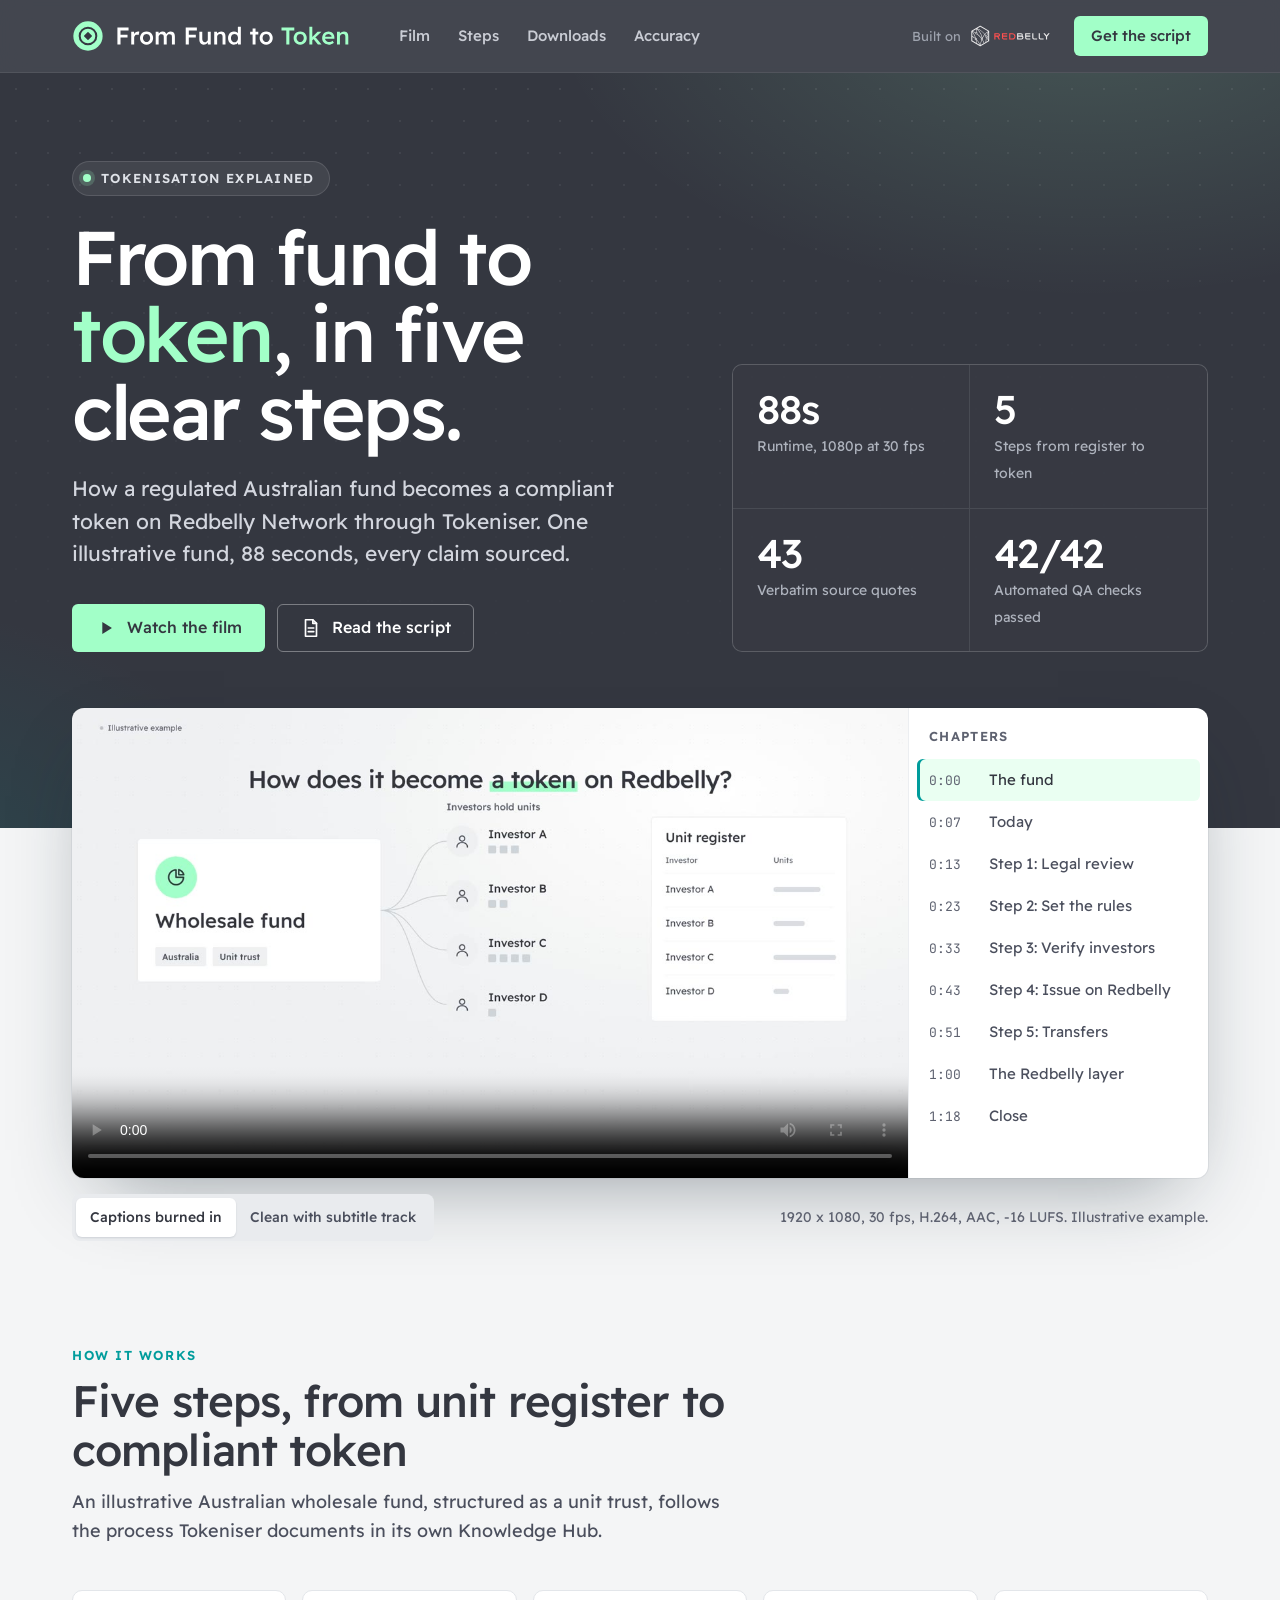
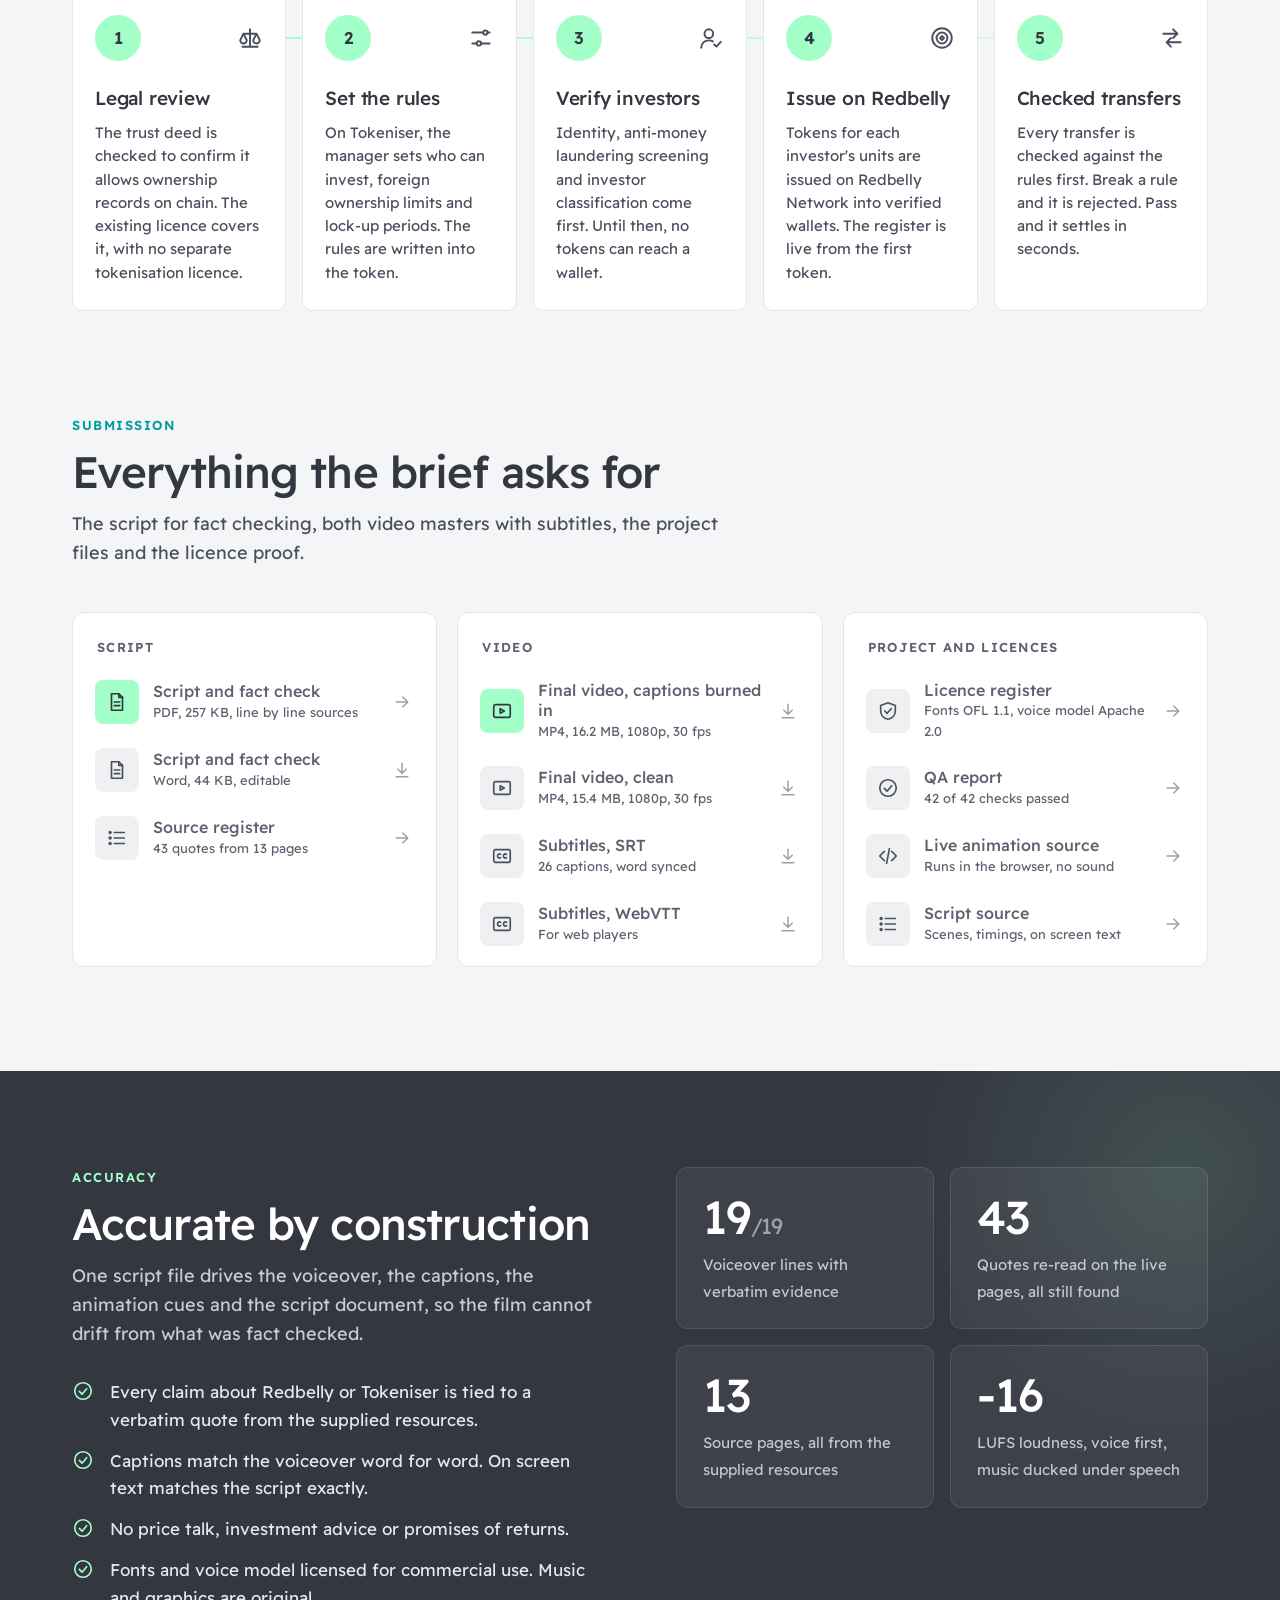
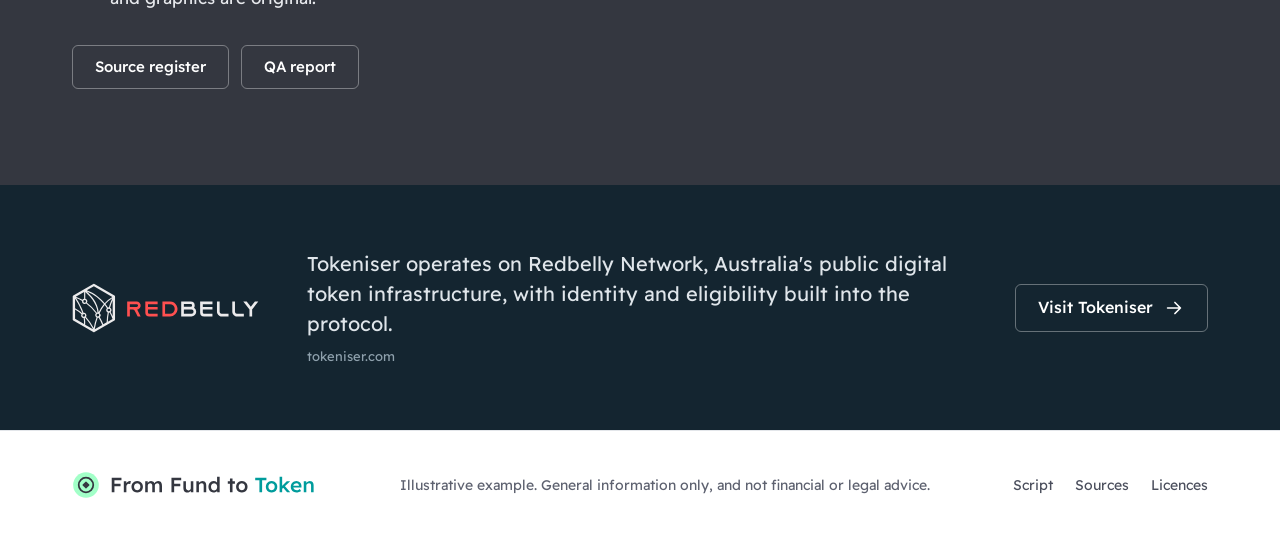
<file: index.html>
<!doctype html>
<html lang="en">
<head>
  <meta charset="utf-8">
  <meta name="viewport" content="width=device-width, initial-scale=1">
  <title>From Fund to Token | Tokenisation on Redbelly through Tokeniser</title>
  <meta name="description" content="An 88 second explainer: how a regulated fund becomes a compliant token on Redbelly Network through Tokeniser, in five steps.">
  <meta name="theme-color" content="#343740">
  <meta property="og:title" content="From Fund to Token">
  <meta property="og:description" content="How a regulated fund becomes a compliant token on Redbelly Network through Tokeniser, in five steps.">
  <meta property="og:image" content="web/poster.jpg">
  <link rel="icon" href="web/mark.svg" type="image/svg+xml">
  <link rel="stylesheet" href="brand/tokens.css">
  <style>
    *, *::before, *::after { box-sizing: border-box; }
    html { -webkit-text-size-adjust: 100%; scroll-behavior: smooth; scroll-padding-top: 88px; }
    body {
      margin: 0; background: #f4f5f6; color: var(--tk-ink);
      font-family: var(--font-sans); font-size: 17px; line-height: 1.6;
      -webkit-font-smoothing: antialiased; text-rendering: optimizeLegibility;
    }
    img, svg, video { display: block; }
    a { color: inherit; text-decoration: none; }
    .wrap { width: 100%; max-width: 1200px; margin: 0 auto; padding: 0 32px; }
    .ic { width: 22px; height: 22px; fill: none; stroke: currentColor; stroke-width: 1.8; stroke-linecap: round; stroke-linejoin: round; flex: none; }

    /* Navigation */
    .nav { position: sticky; top: 0; z-index: 20; background: rgba(52, 55, 64, 0.92); backdrop-filter: blur(14px); -webkit-backdrop-filter: blur(14px); border-bottom: 1px solid rgba(255, 255, 255, 0.08); }
    .nav .wrap { height: 72px; display: flex; align-items: center; gap: 32px; }
    .brand img { height: 32px; width: auto; }
    .links { display: flex; gap: 28px; margin-left: 16px; }
    .links a { color: #c9ccd4; font-size: 15px; font-weight: 500; }
    .links a:hover { color: #ffffff; }
    .nav-right { margin-left: auto; display: flex; align-items: center; gap: 24px; }
    .built { display: flex; align-items: center; gap: 10px; color: #9ea3ae; font-size: 13px; }
    .built img { height: 22px; width: auto; }

    .btn {
      display: inline-flex; align-items: center; gap: 10px; height: 48px; padding: 0 22px;
      border-radius: 6px; font-size: 16px; font-weight: 500; border: 1px solid transparent; cursor: pointer;
      font-family: inherit; white-space: nowrap; transition: background 0.15s, border-color 0.15s, color 0.15s;
    }
    .btn-mint { background: var(--tk-mint); color: var(--tk-ink); }
    .btn-mint:hover { background: #8df0b5; }
    .btn-line { border-color: rgba(255, 255, 255, 0.35); color: #ffffff; }
    .btn-line:hover { border-color: #ffffff; }
    .btn-sm { height: 40px; padding: 0 16px; font-size: 15px; }
    .btn-ghost { border-color: #d6dae0; color: var(--tk-ink); background: #ffffff; }
    .btn-ghost:hover { border-color: var(--tk-ink); }

    /* Hero */
    .hero {
      position: relative; overflow: hidden; color: #ffffff;
      background:
        radial-gradient(900px 500px at 85% -10%, rgba(162, 255, 200, 0.16), transparent 60%),
        radial-gradient(700px 500px at -10% 110%, rgba(0, 156, 156, 0.18), transparent 60%),
        var(--tk-ink);
    }
    .hero::before {
      content: ""; position: absolute; inset: 0; pointer-events: none;
      background-image: radial-gradient(circle, rgba(255, 255, 255, 0.07) 1.2px, transparent 1.5px);
      background-size: 32px 32px;
      mask-image: linear-gradient(180deg, #000 0%, transparent 85%);
      -webkit-mask-image: linear-gradient(180deg, #000 0%, transparent 85%);
    }
    .hero .wrap { position: relative; padding-top: 88px; padding-bottom: 176px; display: grid; grid-template-columns: 1.25fr 1fr; gap: 64px; align-items: end; }
    .pill { display: inline-flex; align-items: center; gap: 10px; padding: 6px 14px 6px 10px; border-radius: 999px; background: rgba(255, 255, 255, 0.07); border: 1px solid rgba(255, 255, 255, 0.12); font-size: 13px; font-weight: 600; letter-spacing: 0.1em; text-transform: uppercase; color: #dfe2e8; }
    .pill i { width: 8px; height: 8px; border-radius: 4px; background: var(--tk-mint); box-shadow: 0 0 0 4px rgba(162, 255, 200, 0.18); }
    h1 { font-size: clamp(42px, 6.2vw, 76px); font-weight: 500; letter-spacing: -0.03em; line-height: 1.02; margin: 22px 0 22px; }
    h1 em { font-style: normal; color: var(--tk-mint); }
    .lede { font-size: clamp(18px, 1.8vw, 21px); line-height: 1.55; color: #d3d6de; max-width: 600px; margin: 0 0 34px; }
    .cta { display: flex; flex-wrap: wrap; gap: 12px; }
    .stats { display: grid; grid-template-columns: 1fr 1fr; gap: 1px; background: rgba(255, 255, 255, 0.1); border: 1px solid rgba(255, 255, 255, 0.1); border-radius: 10px; overflow: hidden; }
    .stat { background: rgba(52, 55, 64, 0.85); padding: 22px 24px; }
    .stat b { display: block; font-size: 40px; font-weight: 500; letter-spacing: -0.02em; line-height: 1.1; }
    .stat span { font-size: 14px; color: #aeb3bd; }

    /* Film */
    .film { margin-top: -120px; position: relative; z-index: 2; }
    .film-card { display: grid; grid-template-columns: 1fr 300px; background: #ffffff; border-radius: 12px; overflow: hidden; box-shadow: 0 30px 80px -30px rgba(20, 37, 48, 0.45), 0 0 0 1px rgba(20, 37, 48, 0.06); }
    .screen { background: #0f1115; aspect-ratio: 16 / 9; }
    .screen video { width: 100%; height: 100%; object-fit: contain; background: #0f1115; }
    .chapters { border-left: 1px solid #eceef1; display: flex; flex-direction: column; min-height: 0; }
    .chapters h3 { margin: 0; padding: 18px 20px 12px; font-size: 13px; font-weight: 600; letter-spacing: 0.1em; text-transform: uppercase; color: var(--tk-muted); }
    .chapters ol { list-style: none; margin: 0; padding: 0 8px 8px; overflow: auto; }
    .chapters button {
      width: 100%; display: grid; grid-template-columns: 52px 1fr; gap: 8px; align-items: baseline; text-align: left;
      padding: 9px 12px; border: 0; border-radius: 6px; background: transparent; cursor: pointer;
      font: inherit; font-size: 15px; color: var(--tk-ink-2);
    }
    .chapters button:hover { background: #f4f5f6; }
    .chapters button.on { background: #eafff2; color: var(--tk-ink); box-shadow: inset 3px 0 0 var(--tk-teal); }
    .chapters time { font-family: var(--font-mono); font-size: 13px; color: var(--tk-muted); }
    .film-bar { display: flex; flex-wrap: wrap; align-items: center; justify-content: space-between; gap: 14px; margin-top: 16px; }
    .seg { display: inline-flex; padding: 4px; background: #e9ebee; border-radius: 8px; }
    .seg button { font: inherit; font-size: 14px; font-weight: 500; padding: 8px 14px; border: 0; border-radius: 6px; background: transparent; color: var(--tk-ink-2); cursor: pointer; }
    .seg button[aria-pressed="true"] { background: #ffffff; color: var(--tk-ink); box-shadow: 0 1px 2px rgba(20, 37, 48, 0.12); }
    .spec { font-size: 14px; color: var(--tk-muted); }

    /* Sections */
    section { padding: 104px 0 0; }
    .eyebrow { font-size: 13px; font-weight: 600; letter-spacing: 0.12em; text-transform: uppercase; color: var(--tk-teal); margin: 0 0 12px; }
    h2 { font-size: clamp(30px, 3.6vw, 44px); font-weight: 500; letter-spacing: -0.02em; line-height: 1.1; margin: 0 0 14px; max-width: 760px; }
    .intro { color: var(--tk-ink-2); font-size: 18px; max-width: 680px; margin: 0 0 44px; }

    /* Steps */
    .steps { list-style: none; margin: 0; padding: 0; display: grid; grid-template-columns: repeat(5, 1fr); gap: 16px; position: relative; counter-reset: s; }
    .steps::before { content: ""; position: absolute; left: 10%; right: 10%; top: 47px; height: 2px; background: linear-gradient(90deg, var(--tk-mint), #d7f7e5); }
    .step { position: relative; background: #ffffff; border: 1px solid #e3e6ea; border-radius: 10px; padding: 24px 22px 26px; }
    .step .top { display: flex; align-items: center; justify-content: space-between; margin-bottom: 22px; }
    .step .n { width: 46px; height: 46px; border-radius: 23px; background: var(--tk-mint); color: var(--tk-ink); display: flex; align-items: center; justify-content: center; font-weight: 600; font-size: 17px; box-shadow: 0 0 0 6px #ffffff; }
    .step .top .ic { color: var(--tk-ink-2); width: 26px; height: 26px; }
    .step h3 { font-size: 19px; font-weight: 500; margin: 0 0 8px; letter-spacing: -0.01em; }
    .step p { margin: 0; font-size: 15px; line-height: 1.55; color: var(--tk-ink-2); }

    /* Downloads */
    .groups { display: grid; grid-template-columns: repeat(3, 1fr); gap: 20px; }
    .group { background: #ffffff; border: 1px solid #e3e6ea; border-radius: 12px; padding: 8px; }
    .group h3 { margin: 0; padding: 16px 16px 10px; font-size: 13px; font-weight: 600; letter-spacing: 0.1em; text-transform: uppercase; color: var(--tk-muted); }
    .file { display: grid; grid-template-columns: 44px 1fr 22px; gap: 14px; align-items: center; padding: 12px 14px; border-radius: 8px; }
    .file:hover { background: #f4f5f6; }
    .file .tile { width: 44px; height: 44px; border-radius: 8px; background: #eef0f2; display: flex; align-items: center; justify-content: center; color: var(--tk-ink-2); }
    .file.primary .tile { background: var(--tk-mint); color: var(--tk-ink); }
    .file b { display: block; font-weight: 500; font-size: 16px; line-height: 1.3; }
    .file span { font-size: 13px; color: var(--tk-muted); }
    .file .go { color: #9aa0aa; width: 20px; height: 20px; }
    .file:hover .go { color: var(--tk-ink); }

    /* Accuracy */
    .accuracy { margin-top: 104px; background: var(--tk-ink); color: #ffffff; position: relative; overflow: hidden; }
    .accuracy::after { content: ""; position: absolute; right: -200px; top: -200px; width: 600px; height: 600px; border-radius: 50%; background: radial-gradient(circle, rgba(162, 255, 200, 0.12), transparent 65%); pointer-events: none; }
    .accuracy .wrap { position: relative; z-index: 1; padding-top: 96px; padding-bottom: 96px; display: grid; grid-template-columns: 1fr 1fr; gap: 72px; align-items: start; }
    .accuracy .eyebrow { color: var(--tk-mint); }
    .accuracy .intro { color: #c9ccd4; margin-bottom: 30px; }
    .checklist { list-style: none; margin: 0 0 34px; padding: 0; display: grid; gap: 14px; }
    .checklist li { display: grid; grid-template-columns: 26px 1fr; gap: 12px; color: #e6e8ec; }
    .checklist .ic { color: var(--tk-mint); width: 22px; height: 22px; margin-top: 2px; }
    .tiles { display: grid; grid-template-columns: 1fr 1fr; gap: 16px; }
    .tile-stat { background: rgba(255, 255, 255, 0.05); border: 1px solid rgba(255, 255, 255, 0.1); border-radius: 12px; padding: 26px 26px 24px; }
    .tile-stat b { display: block; font-size: 46px; font-weight: 500; letter-spacing: -0.02em; line-height: 1; margin-bottom: 10px; }
    .tile-stat b small { font-size: 22px; color: #9ea3ae; font-weight: 400; }
    .tile-stat span { color: #c3c7cf; font-size: 15px; }
    .accuracy .cta .btn-line { height: 44px; font-size: 15px; }

    /* Redbelly band */
    .rb { background: var(--rb-navy); color: #f1f5f8; }
    .rb .wrap { padding-top: 64px; padding-bottom: 64px; display: grid; grid-template-columns: auto 1fr auto; gap: 48px; align-items: center; }
    .rb img { height: 52px; width: auto; }
    .rb blockquote { margin: 0; font-size: 20px; line-height: 1.5; color: #dfe5ea; max-width: 640px; }
    .rb cite { display: block; margin-top: 8px; font-style: normal; font-size: 13px; color: #8fa1ad; }

    /* Footer */
    footer { background: #ffffff; border-top: 1px solid #e3e6ea; }
    footer .wrap { padding-top: 40px; padding-bottom: 40px; display: flex; flex-wrap: wrap; align-items: center; justify-content: space-between; gap: 20px 40px; }
    footer img { height: 28px; width: auto; }
    footer p { margin: 0; font-size: 14px; color: var(--tk-muted); max-width: 560px; }
    footer nav { display: flex; gap: 22px; font-size: 14px; color: var(--tk-ink-2); }
    footer nav a:hover { color: var(--tk-ink); }

    /* Reveal on scroll, only when JavaScript runs and motion is welcome */
    @media (prefers-reduced-motion: no-preference) {
      .js .reveal { opacity: 0; transform: translateY(18px); transition: opacity 0.6s ease, transform 0.6s ease; }
      .js .reveal.in { opacity: 1; transform: none; }
    }

    /* Responsive */
    @media (max-width: 1080px) {
      .links { display: none; }
      .hero .wrap { grid-template-columns: 1fr; gap: 40px; padding-bottom: 160px; }
      .film-card { grid-template-columns: 1fr; }
      .chapters { border-left: 0; border-top: 1px solid #eceef1; }
      .chapters ol { display: grid; grid-template-columns: repeat(auto-fill, minmax(220px, 1fr)); }
      .steps { grid-template-columns: repeat(2, 1fr); }
      .steps::before { display: none; }
      .groups { grid-template-columns: 1fr; }
      .accuracy .wrap { grid-template-columns: 1fr; gap: 44px; }
      .rb .wrap { grid-template-columns: 1fr; gap: 24px; }
    }
    @media (max-width: 640px) {
      .wrap { padding: 0 18px; }
      .nav .wrap { height: 64px; gap: 12px; }
      .brand img { height: 26px; }
      .built { display: none; }
      .nav .btn-sm { height: 36px; padding: 0 12px; font-size: 14px; }
      .hero .wrap { padding-top: 56px; padding-bottom: 120px; }
      .stat { padding: 18px; }
      .stat b { font-size: 32px; }
      .film { margin-top: -84px; }
      .film-card { border-radius: 10px; }
      .steps { grid-template-columns: 1fr; }
      section { padding-top: 76px; }
      .accuracy { margin-top: 76px; }
      .accuracy .wrap { padding-top: 72px; padding-bottom: 72px; }
      .tile-stat { padding: 20px; }
      .tile-stat b { font-size: 36px; }
    }
    @media (max-width: 400px) {
      .brand img { height: 22px; }
      .cta .btn { flex: 1 1 100%; justify-content: center; }
    }
  </style>
  <script>document.documentElement.classList.add('js');</script>
</head>
<body>
  <svg width="0" height="0" style="position:absolute" aria-hidden="true">
    <symbol id="i-play" viewBox="0 0 24 24"><path d="M8 5.5v13l10.5-6.5z"/></symbol>
    <symbol id="i-doc" viewBox="0 0 24 24"><path d="M6 3h8l4 4v14H6z"/><path d="M14 3v4h4M9 12h6M9 16h6"/></symbol>
    <symbol id="i-film" viewBox="0 0 24 24"><rect x="3" y="5" width="18" height="14" rx="2"/><path d="M10 9.5v5l4.5-2.5z"/></symbol>
    <symbol id="i-cc" viewBox="0 0 24 24"><rect x="3" y="5" width="18" height="14" rx="2"/><path d="M10.5 10.2a2.2 2.2 0 1 0 0 3.6M17 10.2a2.2 2.2 0 1 0 0 3.6"/></symbol>
    <symbol id="i-down" viewBox="0 0 24 24"><path d="M12 4v12M7 11l5 5 5-5M5 20h14"/></symbol>
    <symbol id="i-arrow" viewBox="0 0 24 24"><path d="M5 12h14M13 6l6 6-6 6"/></symbol>
    <symbol id="i-check" viewBox="0 0 24 24"><circle cx="12" cy="12" r="9"/><path d="M8 12.5l3 3 5-6"/></symbol>
    <symbol id="i-shield" viewBox="0 0 24 24"><path d="M12 3l8 3v6c0 4.5-3.4 8-8 9-4.6-1-8-4.5-8-9V6z"/><path d="M8.5 12l2.5 2.5 4.5-5"/></symbol>
    <symbol id="i-rules" viewBox="0 0 24 24"><path d="M4 7h10M18 7h2M4 17h4M12 17h8"/><circle cx="16" cy="7" r="2"/><circle cx="10" cy="17" r="2"/></symbol>
    <symbol id="i-user" viewBox="0 0 24 24"><circle cx="10" cy="8" r="4"/><path d="M3 21c0-4.2 3.1-6.8 7-6.8 1.4 0 2.7.3 3.8.9"/><path d="M15 18l2 2 4-4.5"/></symbol>
    <symbol id="i-token" viewBox="0 0 24 24"><circle cx="12" cy="12" r="9"/><circle cx="12" cy="12" r="5"/><path d="M12 10.2l1.8 1.8-1.8 1.8-1.8-1.8z"/></symbol>
    <symbol id="i-transfer" viewBox="0 0 24 24"><path d="M4 8h13M13 4l4 4-4 4M20 16H7M11 12l-4 4 4 4"/></symbol>
    <symbol id="i-code" viewBox="0 0 24 24"><path d="M8 7l-5 5 5 5M16 7l5 5-5 5M13.5 4l-3 16"/></symbol>
    <symbol id="i-scale" viewBox="0 0 24 24"><path d="M12 4v16M5 20h14M6 8h12M6 8l-3 6a3 3 0 0 0 6 0zM18 8l-3 6a3 3 0 0 0 6 0z"/></symbol>
    <symbol id="i-list" viewBox="0 0 24 24"><path d="M9 6h11M9 12h11M9 18h11"/><circle cx="4.5" cy="6" r="1"/><circle cx="4.5" cy="12" r="1"/><circle cx="4.5" cy="18" r="1"/></symbol>
  </svg>

  <header class="nav">
    <div class="wrap">
      <a class="brand" href="#top" aria-label="From Fund to Token, home"><img src="web/logo-light.svg" alt="From Fund to Token" width="260" height="32"></a>
      <nav class="links" aria-label="Sections">
        <a href="#film">Film</a>
        <a href="#steps">Steps</a>
        <a href="#downloads">Downloads</a>
        <a href="#accuracy">Accuracy</a>
      </nav>
      <div class="nav-right">
        <div class="built">Built on <img src="brand/logos/redbelly-horizontal-negative.svg" alt="Redbelly Network" width="79" height="22"></div>
        <a class="btn btn-mint btn-sm" href="deliverables/tokenisation-explainer-script.pdf">Get the script</a>
      </div>
    </div>
  </header>

  <main id="top">
    <div class="hero">
      <div class="wrap">
        <div>
          <span class="pill"><i></i>Tokenisation explained</span>
          <h1>From fund to <em>token</em>, in five clear steps.</h1>
          <p class="lede">How a regulated Australian fund becomes a compliant token on Redbelly Network through Tokeniser. One illustrative fund, 88 seconds, every claim sourced.</p>
          <div class="cta">
            <a class="btn btn-mint" href="#film"><svg class="ic" style="fill:currentColor;stroke:none"><use href="#i-play"/></svg>Watch the film</a>
            <a class="btn btn-line" href="deliverables/tokenisation-explainer-script.pdf"><svg class="ic"><use href="#i-doc"/></svg>Read the script</a>
          </div>
        </div>
        <div class="stats" aria-label="At a glance">
          <div class="stat"><b>88s</b><span>Runtime, 1080p at 30 fps</span></div>
          <div class="stat"><b>5</b><span>Steps from register to token</span></div>
          <div class="stat"><b>43</b><span>Verbatim source quotes</span></div>
          <div class="stat"><b>42/42</b><span>Automated QA checks passed</span></div>
        </div>
      </div>
    </div>

    <div class="wrap film" id="film">
      <div class="film-card">
        <div class="screen">
          <video id="film-video" controls playsinline preload="metadata" poster="web/poster.jpg">
            <source src="deliverables/tokenisation-explainer-1080p-captions.mp4" type="video/mp4">
          </video>
        </div>
        <div class="chapters">
          <h3>Chapters</h3>
          <ol id="chapters">
            <li><button type="button" data-t="0"><time>0:00</time>The fund</button></li>
            <li><button type="button" data-t="7.25"><time>0:07</time>Today</button></li>
            <li><button type="button" data-t="12.93"><time>0:13</time>Step 1: Legal review</button></li>
            <li><button type="button" data-t="23.27"><time>0:23</time>Step 2: Set the rules</button></li>
            <li><button type="button" data-t="32.69"><time>0:33</time>Step 3: Verify investors</button></li>
            <li><button type="button" data-t="42.7"><time>0:43</time>Step 4: Issue on Redbelly</button></li>
            <li><button type="button" data-t="51.05"><time>0:51</time>Step 5: Transfers</button></li>
            <li><button type="button" data-t="59.8"><time>1:00</time>The Redbelly layer</button></li>
            <li><button type="button" data-t="77.87"><time>1:18</time>Close</button></li>
          </ol>
        </div>
      </div>
      <div class="film-bar">
        <div class="seg" role="group" aria-label="Video version">
          <button type="button" data-src="deliverables/tokenisation-explainer-1080p-captions.mp4" data-track="" aria-pressed="true">Captions burned in</button>
          <button type="button" data-src="deliverables/tokenisation-explainer-1080p-clean.mp4" data-track="deliverables/tokenisation-explainer.vtt" aria-pressed="false">Clean with subtitle track</button>
        </div>
        <div class="spec">1920 x 1080, 30 fps, H.264, AAC, -16 LUFS. Illustrative example.</div>
      </div>
    </div>

    <section id="steps">
      <div class="wrap">
        <p class="eyebrow reveal">How it works</p>
        <h2 class="reveal">Five steps, from unit register to compliant token</h2>
        <p class="intro reveal">An illustrative Australian wholesale fund, structured as a unit trust, follows the process Tokeniser documents in its own Knowledge Hub.</p>
        <ol class="steps">
          <li class="step reveal"><div class="top"><span class="n">1</span><svg class="ic"><use href="#i-scale"/></svg></div><h3>Legal review</h3><p>The trust deed is checked to confirm it allows ownership records on chain. The existing licence covers it, with no separate tokenisation licence.</p></li>
          <li class="step reveal"><div class="top"><span class="n">2</span><svg class="ic"><use href="#i-rules"/></svg></div><h3>Set the rules</h3><p>On Tokeniser, the manager sets who can invest, foreign ownership limits and lock-up periods. The rules are written into the token.</p></li>
          <li class="step reveal"><div class="top"><span class="n">3</span><svg class="ic"><use href="#i-user"/></svg></div><h3>Verify investors</h3><p>Identity, anti-money laundering screening and investor classification come first. Until then, no tokens can reach a wallet.</p></li>
          <li class="step reveal"><div class="top"><span class="n">4</span><svg class="ic"><use href="#i-token"/></svg></div><h3>Issue on Redbelly</h3><p>Tokens for each investor's units are issued on Redbelly Network into verified wallets. The register is live from the first token.</p></li>
          <li class="step reveal"><div class="top"><span class="n">5</span><svg class="ic"><use href="#i-transfer"/></svg></div><h3>Checked transfers</h3><p>Every transfer is checked against the rules first. Break a rule and it is rejected. Pass and it settles in seconds.</p></li>
        </ol>
      </div>
    </section>

    <section id="downloads">
      <div class="wrap">
        <p class="eyebrow reveal">Submission</p>
        <h2 class="reveal">Everything the brief asks for</h2>
        <p class="intro reveal">The script for fact checking, both video masters with subtitles, the project files and the licence proof.</p>
        <div class="groups">
          <div class="group reveal">
            <h3>Script</h3>
            <a class="file primary" href="deliverables/tokenisation-explainer-script.pdf"><span class="tile"><svg class="ic"><use href="#i-doc"/></svg></span><span><b>Script and fact check</b><span>PDF, 257 KB, line by line sources</span></span><svg class="ic go"><use href="#i-arrow"/></svg></a>
            <a class="file" href="deliverables/tokenisation-explainer-script.docx"><span class="tile"><svg class="ic"><use href="#i-doc"/></svg></span><span><b>Script and fact check</b><span>Word, 44 KB, editable</span></span><svg class="ic go"><use href="#i-down"/></svg></a>
            <a class="file" href="docs/sources.md"><span class="tile"><svg class="ic"><use href="#i-list"/></svg></span><span><b>Source register</b><span>43 quotes from 13 pages</span></span><svg class="ic go"><use href="#i-arrow"/></svg></a>
          </div>
          <div class="group reveal">
            <h3>Video</h3>
            <a class="file primary" href="deliverables/tokenisation-explainer-1080p-captions.mp4" download><span class="tile"><svg class="ic"><use href="#i-film"/></svg></span><span><b>Final video, captions burned in</b><span>MP4, 16.2 MB, 1080p, 30 fps</span></span><svg class="ic go"><use href="#i-down"/></svg></a>
            <a class="file" href="deliverables/tokenisation-explainer-1080p-clean.mp4" download><span class="tile"><svg class="ic"><use href="#i-film"/></svg></span><span><b>Final video, clean</b><span>MP4, 15.4 MB, 1080p, 30 fps</span></span><svg class="ic go"><use href="#i-down"/></svg></a>
            <a class="file" href="deliverables/tokenisation-explainer.srt" download><span class="tile"><svg class="ic"><use href="#i-cc"/></svg></span><span><b>Subtitles, SRT</b><span>26 captions, word synced</span></span><svg class="ic go"><use href="#i-down"/></svg></a>
            <a class="file" href="deliverables/tokenisation-explainer.vtt" download><span class="tile"><svg class="ic"><use href="#i-cc"/></svg></span><span><b>Subtitles, WebVTT</b><span>For web players</span></span><svg class="ic go"><use href="#i-down"/></svg></a>
          </div>
          <div class="group reveal">
            <h3>Project and licences</h3>
            <a class="file" href="licences/README.md"><span class="tile"><svg class="ic"><use href="#i-shield"/></svg></span><span><b>Licence register</b><span>Fonts OFL 1.1, voice model Apache 2.0</span></span><svg class="ic go"><use href="#i-arrow"/></svg></a>
            <a class="file" href="docs/qa-report.md"><span class="tile"><svg class="ic"><use href="#i-check"/></svg></span><span><b>QA report</b><span>42 of 42 checks passed</span></span><svg class="ic go"><use href="#i-arrow"/></svg></a>
            <a class="file" href="animation/index.html#play"><span class="tile"><svg class="ic"><use href="#i-code"/></svg></span><span><b>Live animation source</b><span>Runs in the browser, no sound</span></span><svg class="ic go"><use href="#i-arrow"/></svg></a>
            <a class="file" href="script/script.md"><span class="tile"><svg class="ic"><use href="#i-list"/></svg></span><span><b>Script source</b><span>Scenes, timings, on screen text</span></span><svg class="ic go"><use href="#i-arrow"/></svg></a>
          </div>
        </div>
      </div>
    </section>

    <div class="accuracy" id="accuracy">
      <div class="wrap">
        <div>
          <p class="eyebrow reveal">Accuracy</p>
          <h2 class="reveal">Accurate by construction</h2>
          <p class="intro reveal">One script file drives the voiceover, the captions, the animation cues and the script document, so the film cannot drift from what was fact checked.</p>
          <ul class="checklist reveal">
            <li><svg class="ic"><use href="#i-check"/></svg><span>Every claim about Redbelly or Tokeniser is tied to a verbatim quote from the supplied resources.</span></li>
            <li><svg class="ic"><use href="#i-check"/></svg><span>Captions match the voiceover word for word. On screen text matches the script exactly.</span></li>
            <li><svg class="ic"><use href="#i-check"/></svg><span>No price talk, investment advice or promises of returns.</span></li>
            <li><svg class="ic"><use href="#i-check"/></svg><span>Fonts and voice model licensed for commercial use. Music and graphics are original.</span></li>
          </ul>
          <div class="cta reveal">
            <a class="btn btn-line" href="docs/sources.md">Source register</a>
            <a class="btn btn-line" href="docs/qa-report.md">QA report</a>
          </div>
        </div>
        <div class="tiles">
          <div class="tile-stat reveal"><b>19<small>/19</small></b><span>Voiceover lines with verbatim evidence</span></div>
          <div class="tile-stat reveal"><b>43</b><span>Quotes re-read on the live pages, all still found</span></div>
          <div class="tile-stat reveal"><b>13</b><span>Source pages, all from the supplied resources</span></div>
          <div class="tile-stat reveal"><b>-16</b><span>LUFS loudness, voice first, music ducked under speech</span></div>
        </div>
      </div>
    </div>

    <div class="rb">
      <div class="wrap">
        <img src="brand/logos/redbelly-horizontal-negative.svg" alt="Redbelly Network" width="187" height="52">
        <blockquote>Tokeniser operates on Redbelly Network, Australia's public digital token infrastructure, with identity and eligibility built into the protocol.<cite>tokeniser.com</cite></blockquote>
        <a class="btn btn-line" href="https://tokeniser.com" rel="noopener">Visit Tokeniser<svg class="ic"><use href="#i-arrow"/></svg></a>
      </div>
    </div>
  </main>

  <footer>
    <div class="wrap">
      <img src="web/logo-dark.svg" alt="From Fund to Token" width="228" height="28">
      <p>Illustrative example. General information only, and not financial or legal advice.</p>
      <nav aria-label="Footer">
        <a href="deliverables/tokenisation-explainer-script.pdf">Script</a>
        <a href="docs/sources.md">Sources</a>
        <a href="licences/README.md">Licences</a>
      </nav>
    </div>
  </footer>

  <script>
    (function () {
      var video = document.getElementById('film-video');

      // Chapters: jump and play, and follow along while the film runs.
      var chapterButtons = Array.prototype.slice.call(document.querySelectorAll('#chapters button'));
      chapterButtons.forEach(function (b) {
        b.addEventListener('click', function () {
          video.currentTime = parseFloat(b.dataset.t) + 0.01;
          video.play();
        });
      });
      function markChapter() {
        var t = video.currentTime, current = chapterButtons[0];
        chapterButtons.forEach(function (b) { if (t >= parseFloat(b.dataset.t)) current = b; });
        chapterButtons.forEach(function (b) { b.classList.toggle('on', b === current); });
      }
      video.addEventListener('timeupdate', markChapter);
      markChapter();

      // Version switch: captions burned in, or the clean master with a WebVTT track.
      var versions = document.querySelectorAll('.seg button');
      versions.forEach(function (b) {
        b.addEventListener('click', function () {
          if (b.getAttribute('aria-pressed') === 'true') return;
          versions.forEach(function (x) { x.setAttribute('aria-pressed', String(x === b)); });
          var t = video.currentTime, playing = !video.paused;
          var old = video.querySelector('track');
          if (old) old.remove();
          video.src = b.dataset.src;
          if (b.dataset.track) {
            var tr = document.createElement('track');
            tr.kind = 'subtitles'; tr.srclang = 'en'; tr.label = 'English'; tr.src = b.dataset.track; tr.default = true;
            video.appendChild(tr);
          }
          video.addEventListener('loadedmetadata', function once() {
            video.removeEventListener('loadedmetadata', once);
            video.currentTime = t;
            if (b.dataset.track && video.textTracks[0]) video.textTracks[0].mode = 'showing';
            if (playing) video.play();
          });
        });
      });

      // Gentle reveal as sections scroll into view.
      var items = document.querySelectorAll('.reveal');
      if (!('IntersectionObserver' in window)) { items.forEach(function (el) { el.classList.add('in'); }); return; }
      var io = new IntersectionObserver(function (entries) {
        entries.forEach(function (e) { if (e.isIntersecting) { e.target.classList.add('in'); io.unobserve(e.target); } });
      }, { rootMargin: '0px 0px -8% 0px' });
      items.forEach(function (el) { io.observe(el); });
    })();
  </script>
</body>
</html>
</file>
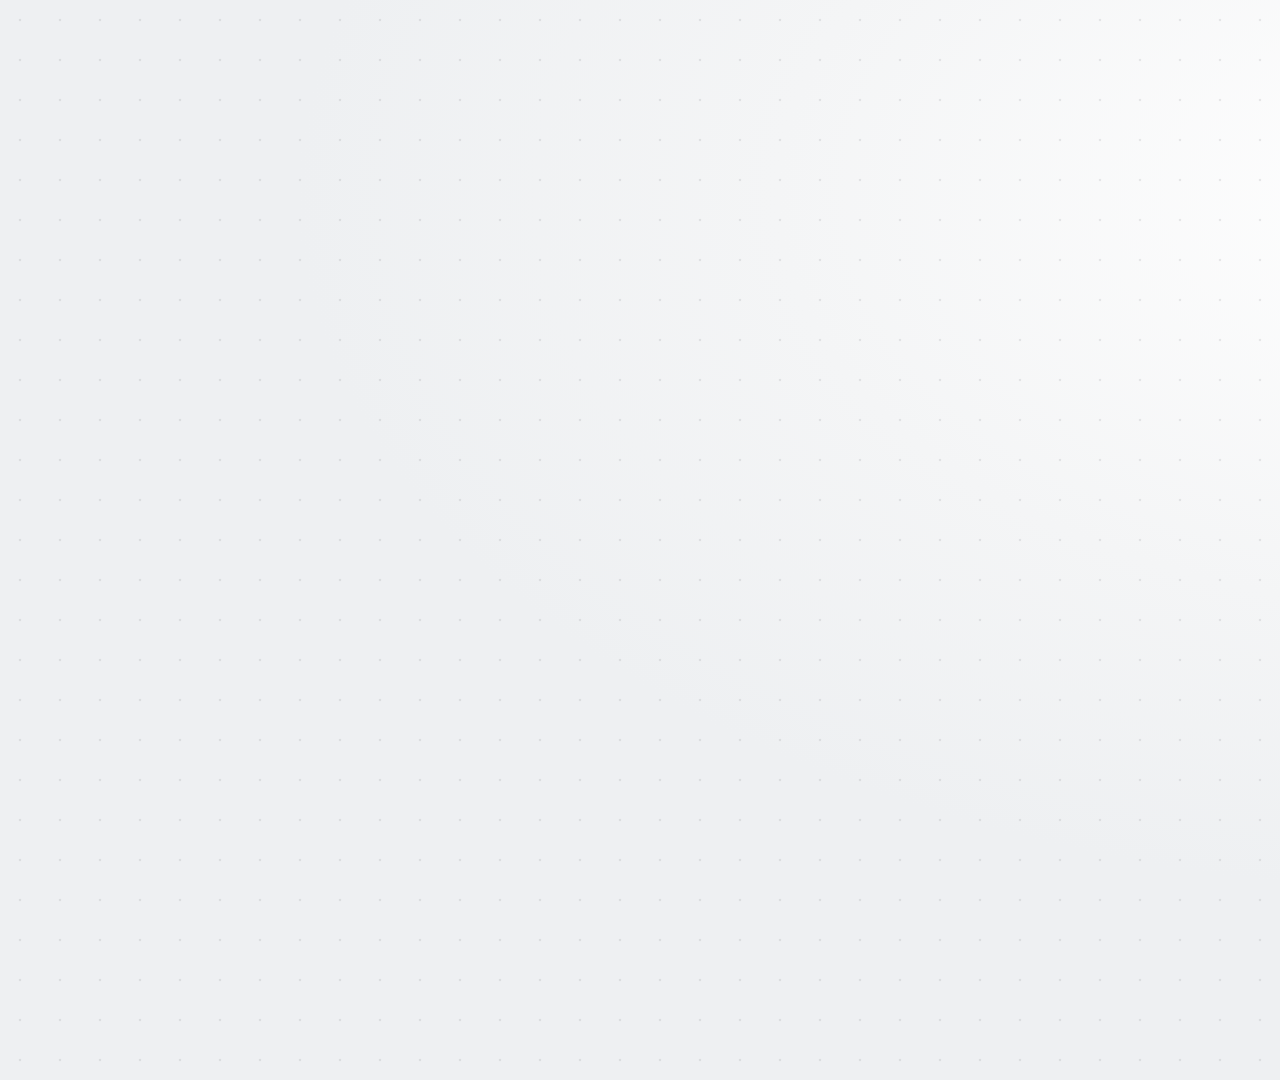
<file: animation/index.html>
<!doctype html>
<html lang="en">
<head>
  <meta charset="utf-8">
  <title>From Fund to Token</title>
  <link rel="stylesheet" href="../brand/tokens.css">
  <link rel="stylesheet" href="styles.css">
</head>
<body>
  <div id="stage"></div>
  <script src="timeline.js"></script>
  <script src="scenes.js"></script>
  <script>
    // Preview: open this file in a browser and add #t=12.5 to the URL to jump to a time,
    // or #play to play in real time. The renderer calls window.seek(t) directly.
    (function preview() {
      const hash = location.hash.slice(1);
      if (!hash) { window.seek(0); return; }
      if (hash.startsWith('t=')) { window.seek(parseFloat(hash.slice(2))); return; }
      if (hash === 'play') {
        const t0 = performance.now();
        const tick = () => {
          const t = (performance.now() - t0) / 1000;
          window.seek(t);
          if (t < window.TIMELINE.duration) requestAnimationFrame(tick);
        };
        requestAnimationFrame(tick);
      }
    })();
  </script>
</body>
</html>
</file>
<file: brand/tokens.css>
/*
 * Design tokens for the tokenisation explainer.
 * Tokeniser values are read from tokeniser.com. Redbelly values come from the
 * Redbelly Network brand kit and brand manual. Radius and spacing follow the
 * DAO Task Board kit. See docs/brand-application.md for the rules behind each token.
 */

@font-face {
  font-family: "Readex Pro";
  src: url("fonts/ReadexPro-Variable-latin.woff2") format("woff2");
  font-weight: 160 700;
  font-display: block;
}

@font-face {
  font-family: "JetBrains Mono";
  src: url("fonts/JetBrainsMono-Variable-latin.woff2") format("woff2");
  font-weight: 100 800;
  font-display: block;
}

:root {
  /* Tokeniser surfaces */
  --tk-ink: #343740;
  --tk-ink-2: #4b4f5d;
  --tk-muted: #5e6270;
  --tk-soft: #bdc1cb;
  --tk-paper: #ffffff;
  --tk-mist: #f2f2f2;
  --tk-mint: #a2ffc8;
  --tk-teal: #009c9c;

  /* Redbelly Network brand kit */
  --rb-red: #ff5050;
  --rb-slate: #283a46;
  --rb-red-2: #fa423c;
  --rb-navy: #142530;
  --rb-grey: #848b91;
  --rb-silver: #dcdcdc;
  --rb-cloud: #ecebec;

  /* Type */
  --font-sans: "Readex Pro", system-ui, sans-serif;
  --font-mono: "JetBrains Mono", ui-monospace, monospace;

  /* Shape and spacing (DAO Task Board kit) */
  --radius: 4px;
  --radius-lg: 8px;
  --space: 4px;
}
</file>
<file: animation/styles.css>
/* Layout and component styles for the explainer. Motion lives in scenes.js. */

* { box-sizing: border-box; margin: 0; padding: 0; transition: none !important; animation: none !important; }

html, body { width: 1920px; height: 1080px; overflow: hidden; background: var(--tk-mist); }

body {
  font-family: var(--font-sans);
  color: var(--tk-ink);
  -webkit-font-smoothing: antialiased;
  text-rendering: geometricPrecision;
}

#stage { position: relative; width: 1920px; height: 1080px; overflow: hidden; background: #f4f5f6; }

.layer, .scene { position: absolute; inset: 0; }
.abs { position: absolute; }
.mono { font-family: var(--font-mono); font-weight: 500; letter-spacing: 0.01em; }

/* Backgrounds */
#bgLight { background: radial-gradient(1200px 700px at 78% 18%, #ffffff 0%, #f4f5f6 60%, #eef0f2 100%); }
#bgDark { background: radial-gradient(1400px 900px at 70% 30%, #1d3442 0%, var(--rb-navy) 55%, #0f1d26 100%); opacity: 0; }
#bgGrid { opacity: 0.55; }

/* Cards */
.card {
  position: absolute;
  background: var(--tk-paper);
  border: 1px solid #e1e4e8;
  border-radius: var(--radius-lg);
}
.card.dark { background: #1d3140; border-color: #34444f; color: #f1f5f8; }

.chip {
  position: absolute;
  display: flex; align-items: center; gap: 10px;
  height: 44px; padding: 0 16px;
  border-radius: var(--radius);
  font-size: 20px; font-weight: 500;
  background: #eef0f2; color: var(--tk-ink-2);
  white-space: nowrap;
}
.chip.mint { background: var(--tk-mint); color: var(--tk-ink); }
.chip.ink { background: var(--tk-ink); color: #ffffff; }

.kicker { font-size: 20px; font-weight: 600; letter-spacing: 0.12em; text-transform: uppercase; color: var(--tk-teal); }
.h1 { font-size: 64px; font-weight: 500; letter-spacing: -0.02em; line-height: 1.08; }
.h2 { font-size: 44px; font-weight: 500; letter-spacing: -0.015em; line-height: 1.15; }
.h3 { font-size: 30px; font-weight: 500; letter-spacing: -0.01em; }
.body { font-size: 24px; font-weight: 400; color: var(--tk-ink-2); }
.small { font-size: 20px; font-weight: 400; color: var(--tk-muted); }

.icon { position: absolute; }
.icon svg, .ic svg { display: block; }

/* Stepper */
#stepper { position: absolute; left: 0; right: 0; top: 56px; height: 56px; display: flex; justify-content: center; gap: 14px; }
.step {
  position: relative; display: flex; align-items: center; gap: 12px;
  height: 56px; padding: 0 22px 0 10px; border-radius: 28px;
  background: #ffffff; border: 1px solid #e1e4e8;
  font-size: 21px; font-weight: 500; color: var(--tk-muted);
}
.step .num {
  width: 36px; height: 36px; border-radius: 18px; display: flex; align-items: center; justify-content: center;
  background: #eef0f2; color: var(--tk-ink-2); font-size: 18px; font-weight: 600;
}

/* Illustrative tag */
#tag { position: absolute; right: 64px; top: 34px; display: flex; align-items: center; gap: 10px; font-size: 18px; color: var(--tk-muted); }
#tag .dot { width: 8px; height: 8px; border-radius: 4px; background: var(--tk-soft); }

/* Tokens */
.token { position: absolute; border-radius: 50%; }

/* Register rows */
.row { position: absolute; left: 0; right: 0; display: flex; align-items: center; }
.bar { height: 12px; border-radius: 6px; background: #d9dde2; }

/* Status */
.status { display: flex; align-items: center; gap: 10px; font-size: 20px; font-weight: 500; }
.status .dot { width: 10px; height: 10px; border-radius: 5px; }

/* End card */
#endcard { position: absolute; inset: 0; background: var(--tk-ink); }
</file>
